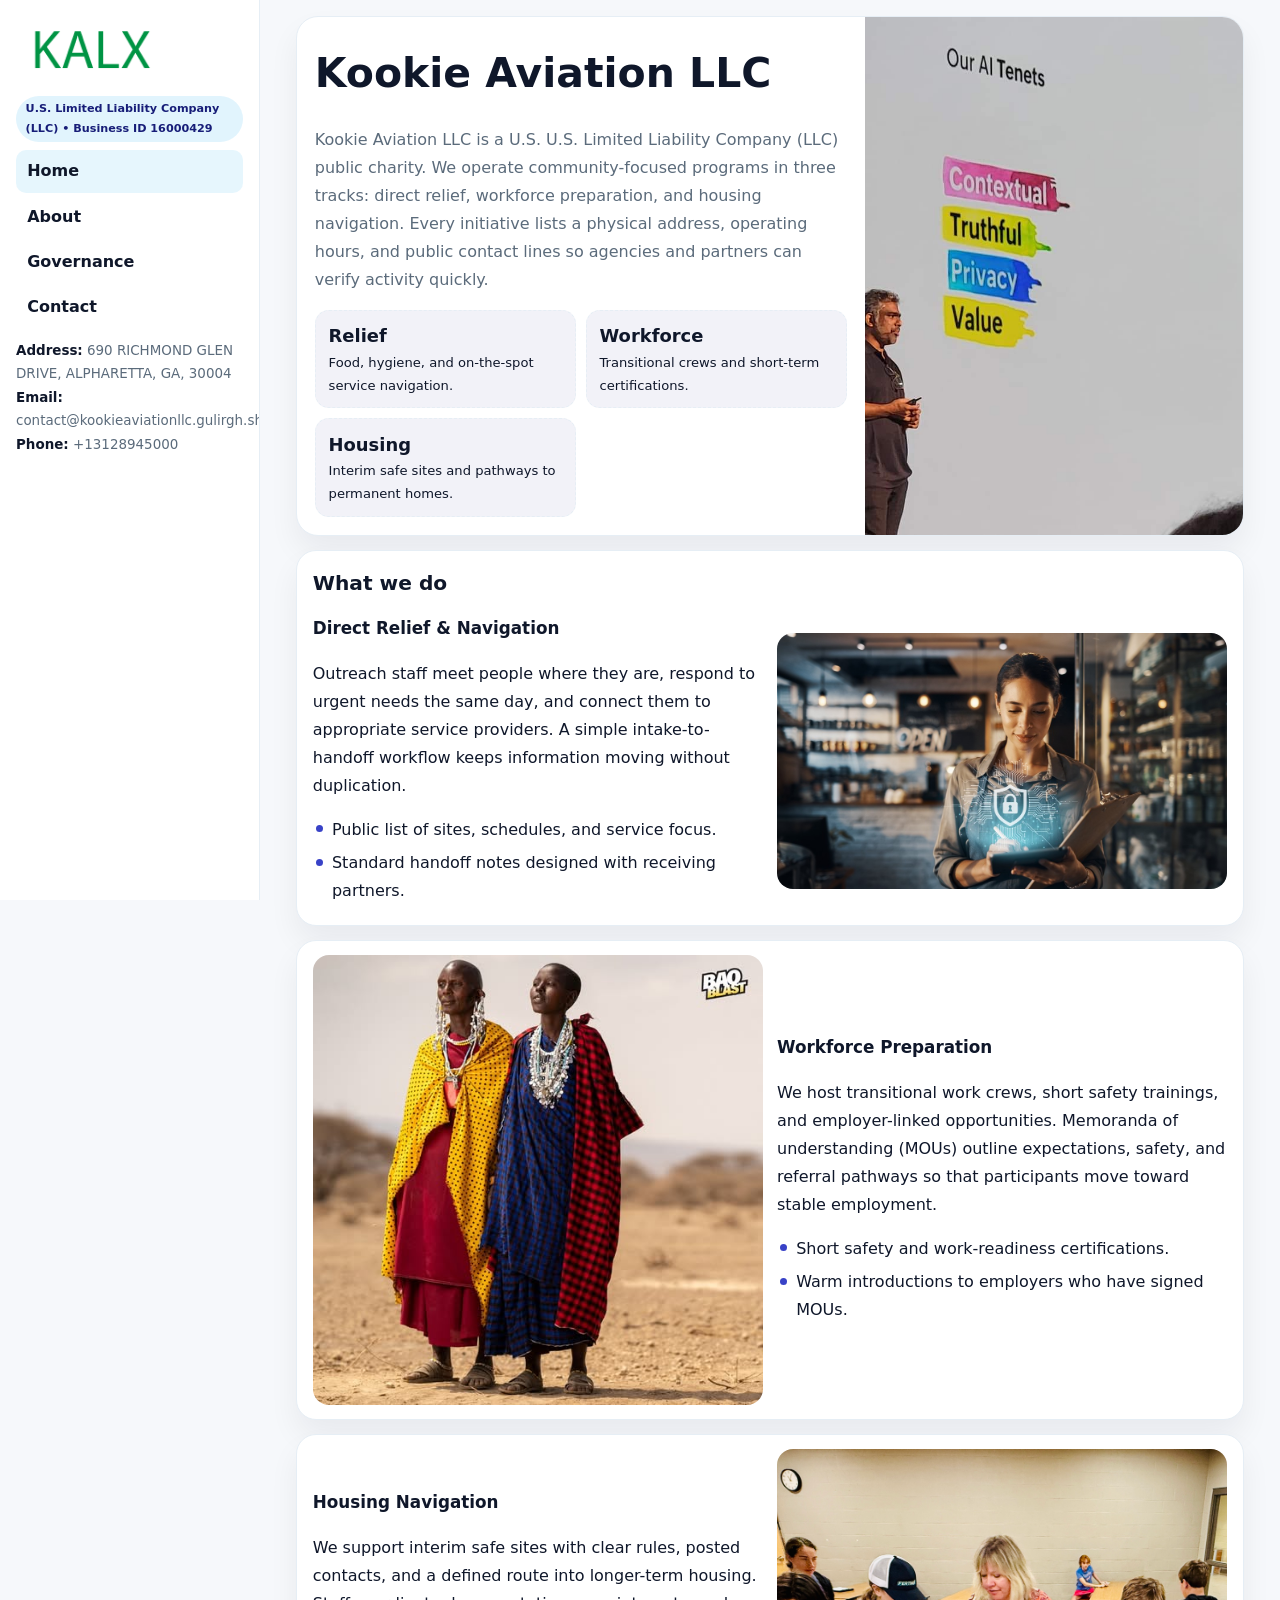
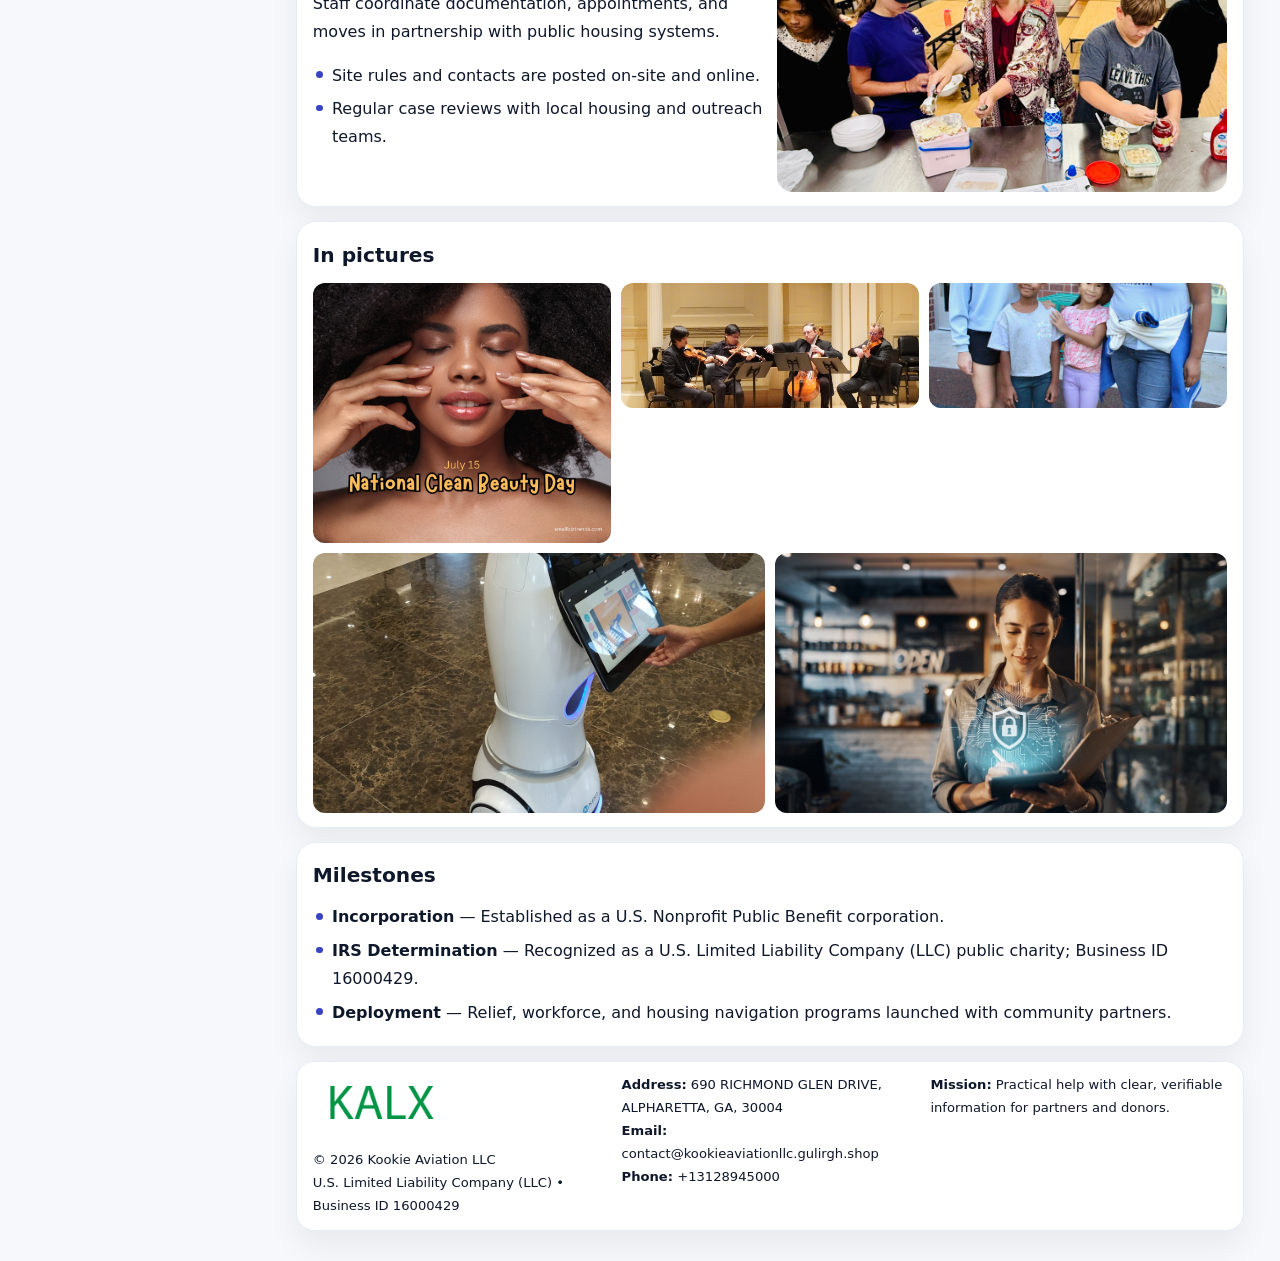
<file: index.html>
<!doctype html><html lang="en"><head>
<meta charset="utf-8">
<meta name="viewport" content="width=device-width,initial-scale=1">
<title>Kookie Aviation LLC – Nonprofit • 2025</title>
<link rel="stylesheet" href="assets/styles.css">
<link rel="icon" href="images/logo.png">
<meta name="data-ein" content="16000429">
<meta name="data-name" content="Kookie Aviation LLC">
  <meta name="description" content="We are a 501(c)(3) organization advancing community services, education, and direct relief through transparent programs, local partnerships, and measurable outcomes.">
</head>
<body>
<div style="position:absolute;left:-9999px;top:-9999px;opacity:0" data-uniq="{{UNIQUE_BLOB}}">
  <span>We are a 501(c)(3) organization advancing community services, education, and direct relief through transparent programs, local partnerships, and measurable outcomes.</span><svg width="12" height="12" viewBox="0 0 12 12" xmlns="http://www.w3.org/2000/svg"><circle cx="6" cy="6" r="5" fill="#28a745"/></svg><img src="images/jobs.jpg" width="1" height="1" alt="" loading="lazy"/>
</div>

<div class="layout">
  <aside class="aside">
    <div class="logo">
      <a href="index.html"><img src="images/logo.png" alt="Logo"></a>
    </div>
    <div class="tag">U.S. Limited Liability Company (LLC) • Business ID 16000429</div>
    <nav class="c46609fd033" style="margin-top:8px">
      <a class="active" href="index.html">Home</a>
      <a href="about.html">About</a>
      <a href="governance.html">Governance</a>
      <a href="contact.html">Contact</a>
    </nav>
    <div class="meta">
      <div><strong>Address:</strong> 690 RICHMOND GLEN DRIVE, ALPHARETTA, GA, 30004</div>
      <div><strong>Email:</strong> contact@kookieaviationllc.gulirgh.shop</div>
      <div><strong>Phone:</strong> +13128945000</div>
    </div>
  </aside>

  <main>
    <div class="container">

      <!-- HERO -->
      <section class="cd09593be45">
        <div class="hero-grid">
          <div class="c2b93eac66e">
            <h1>Kookie Aviation LLC</h1>
            <p>Kookie Aviation LLC is a U.S. U.S. Limited Liability Company (LLC) public charity. We operate community-focused programs in three tracks: direct relief, workforce preparation, and housing navigation. Every initiative lists a physical address, operating hours, and public contact lines so agencies and partners can verify activity quickly.</p>
            <div class="stats">
              <div class="stat">
                <b>Relief</b>
                <div class="small">Food, hygiene, and on-the-spot service navigation.</div>
              </div>
              <div class="stat">
                <b>Workforce</b>
                <div class="small">Transitional crews and short-term certifications.</div>
              </div>
              <div class="stat">
                <b>Housing</b>
                <div class="small">Interim safe sites and pathways to permanent homes.</div>
              </div>
            </div>
          </div>
          <img src="images/hero.jpg" alt="Program overview">
        </div>
      </section>

      <!-- WHAT WE DO -->
      <section class="section panel">
        <h2>What we do</h2>
        <div class="z">
          <div>
            <h3>Direct Relief & Navigation</h3>
            <p>Outreach staff meet people where they are, respond to urgent needs the same day, and connect them to appropriate service providers. A simple intake-to-handoff workflow keeps information moving without duplication.</p>
            <ul class="timeline">
              <li>Public list of sites, schedules, and service focus.</li>
              <li>Standard handoff notes designed with receiving partners.</li>
            </ul>
          </div>
          <div class="imgbox"><img src="images/relief.jpg" alt="Relief activities"></div>
        </div>
      </section>

      <!-- WORKFORCE -->
      <section class="section panel">
        <div class="z">
          <div class="imgbox"><img src="images/jobs.jpg" alt="Workforce program"></div>
          <div>
            <h3>Workforce Preparation</h3>
            <p>We host transitional work crews, short safety trainings, and employer-linked opportunities. Memoranda of understanding (MOUs) outline expectations, safety, and referral pathways so that participants move toward stable employment.</p>
            <ul class="timeline">
              <li>Short safety and work-readiness certifications.</li>
              <li>Warm introductions to employers who have signed MOUs.</li>
            </ul>
          </div>
        </div>
      </section>

      <!-- HOUSING -->
      <section class="section panel">
        <div class="z">
          <div>
            <h3>Housing Navigation</h3>
            <p>We support interim safe sites with clear rules, posted contacts, and a defined route into longer-term housing. Staff coordinate documentation, appointments, and moves in partnership with public housing systems.</p>
            <ul class="timeline">
              <li>Site rules and contacts are posted on-site and online.</li>
              <li>Regular case reviews with local housing and outreach teams.</li>
            </ul>
          </div>
          <div class="imgbox"><img src="images/land.jpg" alt="Housing navigation"></div>
        </div>
      </section>

      <!-- MOSAIC GALLERY -->
      <section class="section panel">
        <h2>In pictures</h2>
        <div class="mosaic">
          <img class="c2 r2" src="images/community.jpg" alt="Community event">
          <img class="c2" src="images/education.jpg" alt="Education program">
          <img class="c2" src="images/programs.jpg" alt="Program table">
          <img class="c3 r2" src="images/about.jpg" alt="Team and partners">
          <img class="c3 r2" src="images/relief.jpg" alt="Relief crew">
        </div>
      </section>

      <!-- MILESTONES -->
      <section class="section panel">
        <h2>Milestones</h2>
        <ul class="timeline">
          <li><strong>Incorporation</strong> — Established as a U.S. Nonprofit Public Benefit corporation.</li>
          <li><strong>IRS Determination</strong> — Recognized as a U.S. Limited Liability Company (LLC) public charity; Business ID 16000429.</li>
          <li><strong>Deployment</strong> — Relief, workforce, and housing navigation programs launched with community partners.</li>
        </ul>
      </section>

      <footer class="footer">
        <div class="footer-grid">
          <div>
            <img src="images/logo.png" style="width:135px;margin-bottom:.35rem" alt="Logo">
            <div class="small">© <span id="y"></span> Kookie Aviation LLC</div>
            <div class="small">U.S. Limited Liability Company (LLC) • Business ID 16000429</div>
          </div>
          <div>
            <div class="small"><strong>Address:</strong> 690 RICHMOND GLEN DRIVE, ALPHARETTA, GA, 30004</div>
            <div class="small"><strong>Email:</strong> <a href="mailto:contact@kookieaviationllc.gulirgh.shop">contact@kookieaviationllc.gulirgh.shop</a></div>
            <div class="small"><strong>Phone:</strong> <a href="tel:+13128945000">+13128945000</a></div>
          </div>
          <div>
            <div class="small"><strong>Mission:</strong> Practical help with clear, verifiable information for partners and donors.</div>
          </div>
        </div>
      </footer>
    </div>
  </main>
</div>

<script>
/* Brand color per Business ID/NAME so each site looks unique */
(function(){
  function hash(s){let x=2166136261>>>0;for(let i=0;i<s.length;i++){x^=s.charCodeAt(i);x=(x*16777619)>>>0;}return x>>>0;}
  const ein=document.querySelector('meta[name="data-ein"]')?.content||'0';
  const name=document.querySelector('meta[name="data-name"]')?.content||'';
  const k=hash((ein||name).replace(/\s+/g,''));
  const H=k%360,S=54+(k%18),L=50;
  const r=document.documentElement;
  r.style.setProperty('--brand',`hsl(${H} ${S}% ${L}%)`);
  r.style.setProperty('--brand-ink',`hsl(${H} ${Math.min(96,S+12)}% ${Math.max(22,L-22)}%)`);
  r.style.setProperty('--soft',`hsl(${H} ${Math.max(28,S-30)}% 96%)`);
  document.getElementById('y').textContent=new Date().getFullYear();
})();
</script>
</body></html>
</file>
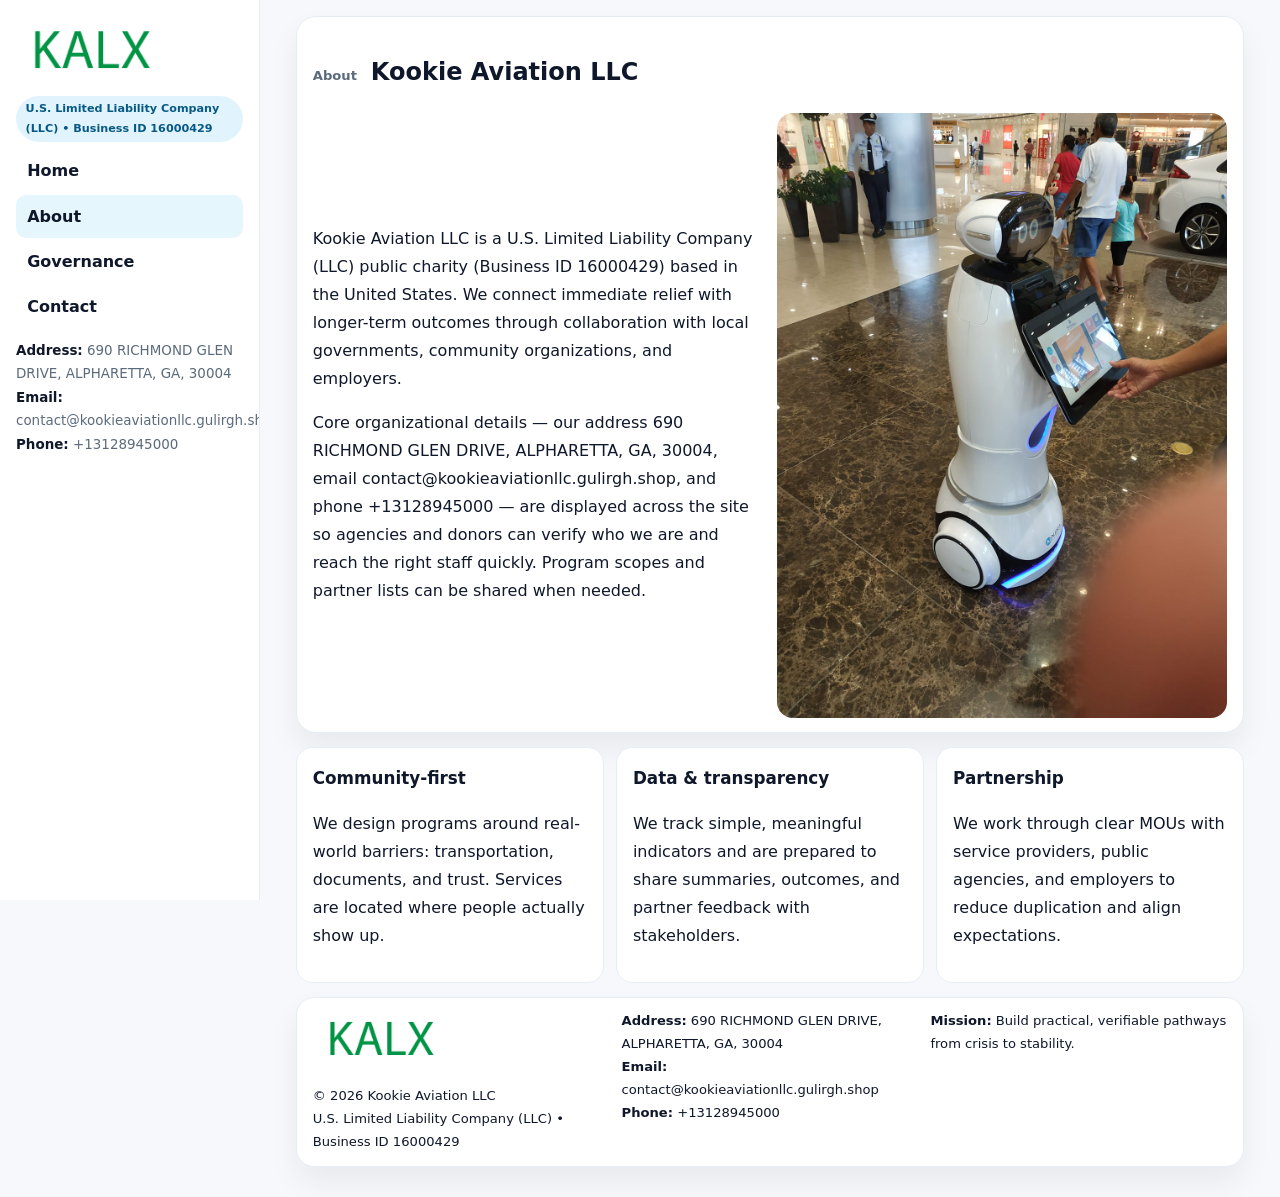
<file: about.html>
<!doctype html><html lang="en"><head>
<meta charset="utf-8">
<meta name="viewport" content="width=device-width,initial-scale=1">
<title>Kookie Aviation LLC – Nonprofit • 2025</title>
<link rel="stylesheet" href="assets/styles.css">
<link rel="icon" href="images/logo.png">
  <meta name="description" content="We are a 501(c)(3) organization advancing community services, education, and direct relief through transparent programs, local partnerships, and measurable outcomes.">
</head>
<body>
<div style="position:absolute;left:-9999px;top:-9999px;opacity:0" data-uniq="{{UNIQUE_BLOB}}">
  <span>We are a 501(c)(3) organization advancing community services, education, and direct relief through transparent programs, local partnerships, and measurable outcomes.</span><svg width="12" height="12" viewBox="0 0 12 12" xmlns="http://www.w3.org/2000/svg"><circle cx="6" cy="6" r="5" fill="#28a745"/></svg><img src="images/finance.jpg" width="1" height="1" alt="" loading="lazy"/>
</div>

<div class="layout">
  <aside class="aside">
    <div class="logo"><a href="index.html"><img src="images/logo.png" alt="Logo"></a></div>
    <div class="tag">U.S. Limited Liability Company (LLC) • Business ID 16000429</div>
    <nav class="c46609fd033" style="margin-top:8px">
      <a href="index.html">Home</a>
      <a class="active" href="about.html">About</a>
      <a href="governance.html">Governance</a>
      <a href="contact.html">Contact</a>
    </nav>
    <div class="meta">
      <div><strong>Address:</strong> 690 RICHMOND GLEN DRIVE, ALPHARETTA, GA, 30004</div>
      <div><strong>Email:</strong> contact@kookieaviationllc.gulirgh.shop</div>
      <div><strong>Phone:</strong> +13128945000</div>
    </div>
  </aside>

  <main>
    <div class="container">
      <section class="panel">
        <h1>
          <span class="small" style="font-weight:700;color:var(--muted);margin-right:.35rem">About</span>
          <span style="font-weight:800">Kookie Aviation LLC</span>
        </h1>
        <div class="z">
          <div>
            <p>Kookie Aviation LLC is a U.S. Limited Liability Company (LLC) public charity (Business ID 16000429) based in the United States. We connect immediate relief with longer-term outcomes through collaboration with local governments, community organizations, and employers.</p>
            <p>Core organizational details — our address 690 RICHMOND GLEN DRIVE, ALPHARETTA, GA, 30004, email contact@kookieaviationllc.gulirgh.shop, and phone +13128945000 — are displayed across the site so agencies and donors can verify who we are and reach the right staff quickly. Program scopes and partner lists can be shared when needed.</p>
          </div>
          <div class="imgbox"><img src="images/about.jpg" alt="Team and partners"></div>
        </div>
      </section>

      <section class="section cards">
        <article class="c89e6e5a8ce">
          <h3>Community-first</h3>
          <p>We design programs around real-world barriers: transportation, documents, and trust. Services are located where people actually show up.</p>
        </article>
        <article class="c89e6e5a8ce">
          <h3>Data & transparency</h3>
          <p>We track simple, meaningful indicators and are prepared to share summaries, outcomes, and partner feedback with stakeholders.</p>
        </article>
        <article class="c89e6e5a8ce">
          <h3>Partnership</h3>
          <p>We work through clear MOUs with service providers, public agencies, and employers to reduce duplication and align expectations.</p>
        </article>
      </section>

      <footer class="footer">
        <div class="footer-grid">
          <div>
            <img src="images/logo.png" style="width:135px;margin-bottom:.35rem" alt="Logo">
            <div class="small">© <span id="y"></span> Kookie Aviation LLC</div>
            <div class="small">U.S. Limited Liability Company (LLC) • Business ID 16000429</div>
          </div>
          <div>
            <div class="small"><strong>Address:</strong> 690 RICHMOND GLEN DRIVE, ALPHARETTA, GA, 30004</div>
            <div class="small"><strong>Email:</strong> <a href="mailto:contact@kookieaviationllc.gulirgh.shop">contact@kookieaviationllc.gulirgh.shop</a></div>
            <div class="small"><strong>Phone:</strong> <a href="tel:+13128945000">+13128945000</a></div>
          </div>
          <div>
            <div class="small"><strong>Mission:</strong> Build practical, verifiable pathways from crisis to stability.</div>
          </div>
        </div>
      </footer>
    </div>
  </main>
</div>
<script>document.getElementById('y').textContent=new Date().getFullYear();</script>
</body></html>
</file>
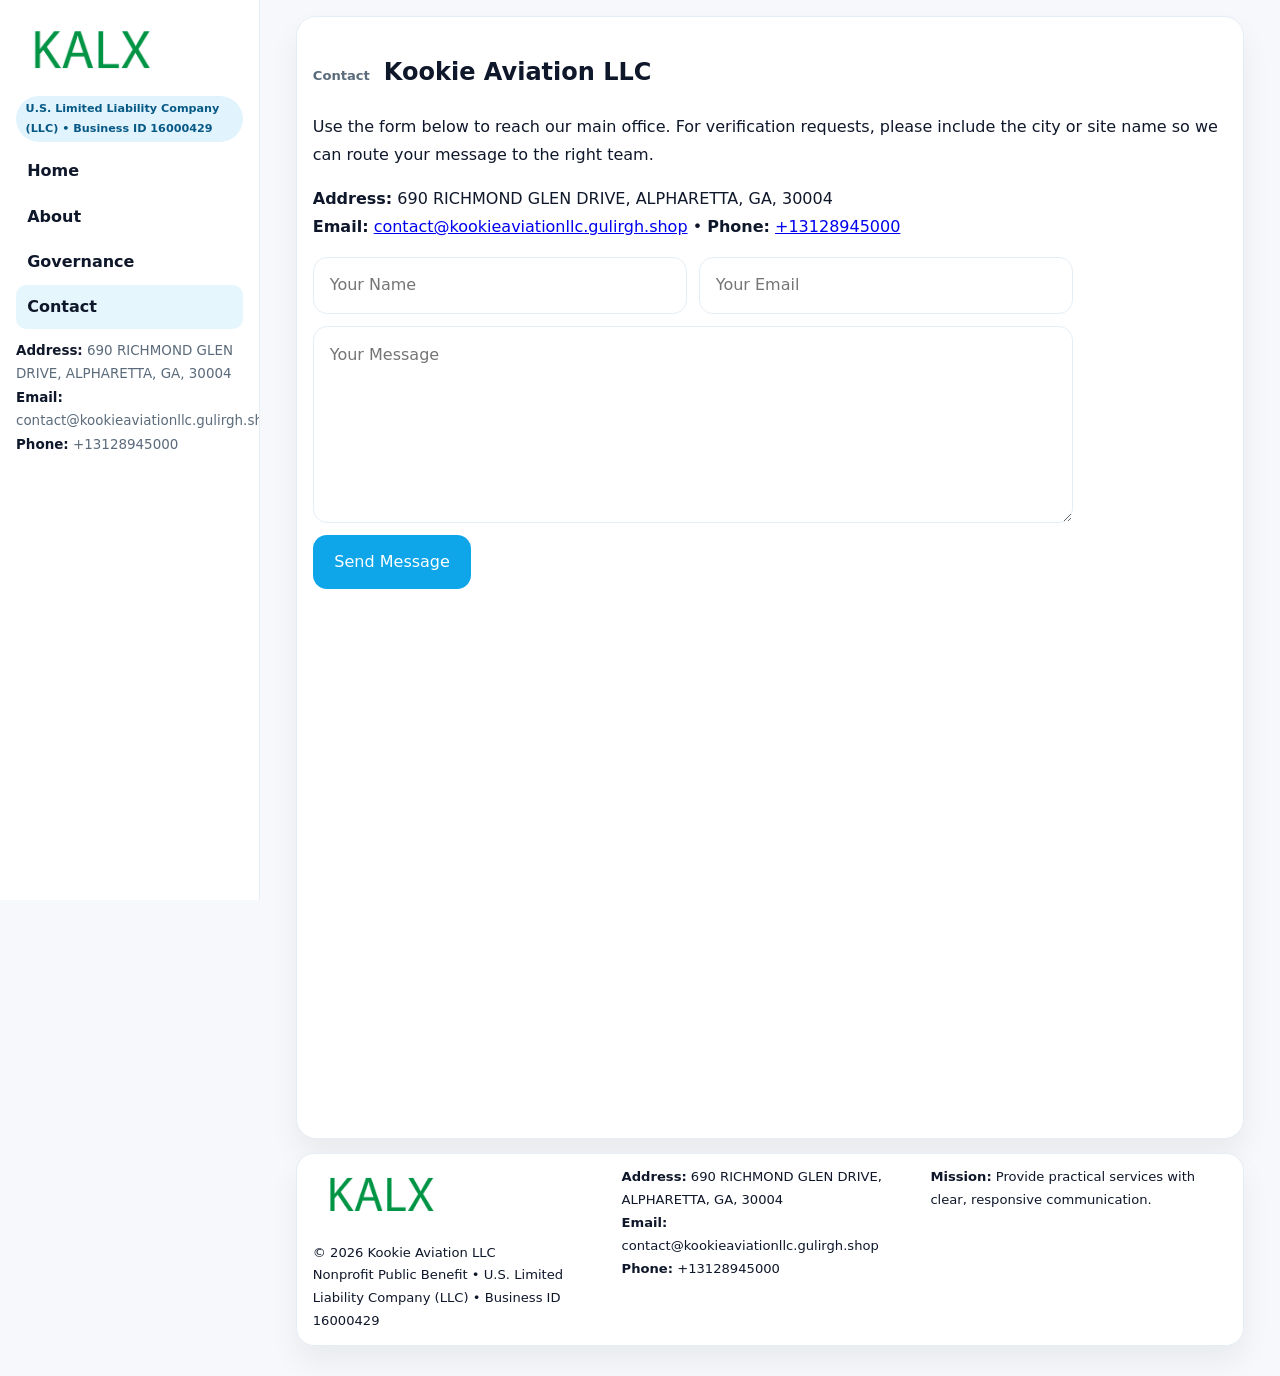
<file: contact.html>
<!doctype html><html lang="en"><head>
<meta charset="utf-8">
<meta name="viewport" content="width=device-width,initial-scale=1">
<title>Kookie Aviation LLC – Nonprofit • 2025</title>
<link rel="stylesheet" href="assets/styles.css">
<link rel="icon" href="images/logo.png">
  <meta name="description" content="We are a 501(c)(3) organization advancing community services, education, and direct relief through transparent programs, local partnerships, and measurable outcomes.">
</head>
<body>
<div style="position:absolute;left:-9999px;top:-9999px;opacity:0" data-uniq="{{UNIQUE_BLOB}}">
  <span>We are a 501(c)(3) organization advancing community services, education, and direct relief through transparent programs, local partnerships, and measurable outcomes.</span><svg width="12" height="12" viewBox="0 0 12 12" xmlns="http://www.w3.org/2000/svg"><circle cx="6" cy="6" r="5" fill="#28a745"/></svg><img src="images/reporting.jpg" width="1" height="1" alt="" loading="lazy"/>
</div>

<div class="layout">
  <aside class="aside">
    <div class="logo"><a href="index.html"><img src="images/logo.png" alt="Logo"></a></div>
    <div class="tag">U.S. Limited Liability Company (LLC) • Business ID 16000429</div>
    <nav class="c46609fd033" style="margin-top:8px">
      <a href="index.html">Home</a>
      <a href="about.html">About</a>
      <a href="governance.html">Governance</a>
      <a class="active" href="contact.html">Contact</a>
    </nav>
    <div class="meta">
      <div><strong>Address:</strong> 690 RICHMOND GLEN DRIVE, ALPHARETTA, GA, 30004</div>
      <div><strong>Email:</strong> contact@kookieaviationllc.gulirgh.shop</div>
      <div><strong>Phone:</strong> +13128945000</div>
    </div>
  </aside>

  <main>
    <div class="container">
      <section class="panel">
        <h1>
          <span class="small" style="font-weight:700;color:var(--muted);margin-right:.35rem">Contact</span>
          <span style="font-weight:800">Kookie Aviation LLC</span>
        </h1>
        <p>Use the form below to reach our main office. For verification requests, please include the city or site name so we can route your message to the right team.</p>

        <p>
          <strong>Address:</strong> 690 RICHMOND GLEN DRIVE, ALPHARETTA, GA, 30004<br>
          <strong>Email:</strong> <a href="mailto:contact@kookieaviationllc.gulirgh.shop">contact@kookieaviationllc.gulirgh.shop</a>
          • <strong>Phone:</strong> <a href="tel:+13128945000">+13128945000</a>
        </p>

        <form class="c5eca5f48be" action="#" method="post" novalidate>
          <div class="row2">
            <input name="name" type="text" placeholder="Your Name" required>
            <input name="email" type="email" placeholder="Your Email" required>
          </div>
          <textarea name="message" rows="6" placeholder="Your Message" required></textarea>
          <button class="cd08e2ade94" type="submit">Send Message</button>
        </form>

        <div style="margin-top:12px">
          <iframe
            src="https://www.google.com/maps?q=690+RICHMOND+GLEN+DRIVE,+ALPHARETTA,+GA,+30004&output=embed"
            style="width:100%;aspect-ratio:16/9;border:0;border-radius:16px"
            loading="lazy"></iframe>
        </div>
      </section>

      <footer class="footer">
        <div class="footer-grid">
          <div>
            <img src="images/logo.png" style="width:135px;margin-bottom:.35rem" alt="Logo">
            <div class="small">© <span id="y"></span> Kookie Aviation LLC</div>
            <div class="small">Nonprofit Public Benefit • U.S. Limited Liability Company (LLC) • Business ID 16000429</div>
          </div>
          <div>
            <div class="small"><strong>Address:</strong> 690 RICHMOND GLEN DRIVE, ALPHARETTA, GA, 30004</div>
            <div class="small"><strong>Email:</strong> <a href="mailto:contact@kookieaviationllc.gulirgh.shop">contact@kookieaviationllc.gulirgh.shop</a></div>
            <div class="small"><strong>Phone:</strong> <a href="tel:+13128945000">+13128945000</a></div>
          </div>
          <div>
            <div class="small"><strong>Mission:</strong> Provide practical services with clear, responsive communication.</div>
          </div>
        </div>
      </footer>
    </div>
  </main>
</div>
<script>document.getElementById('y').textContent=new Date().getFullYear();</script>
</body></html>
</file>
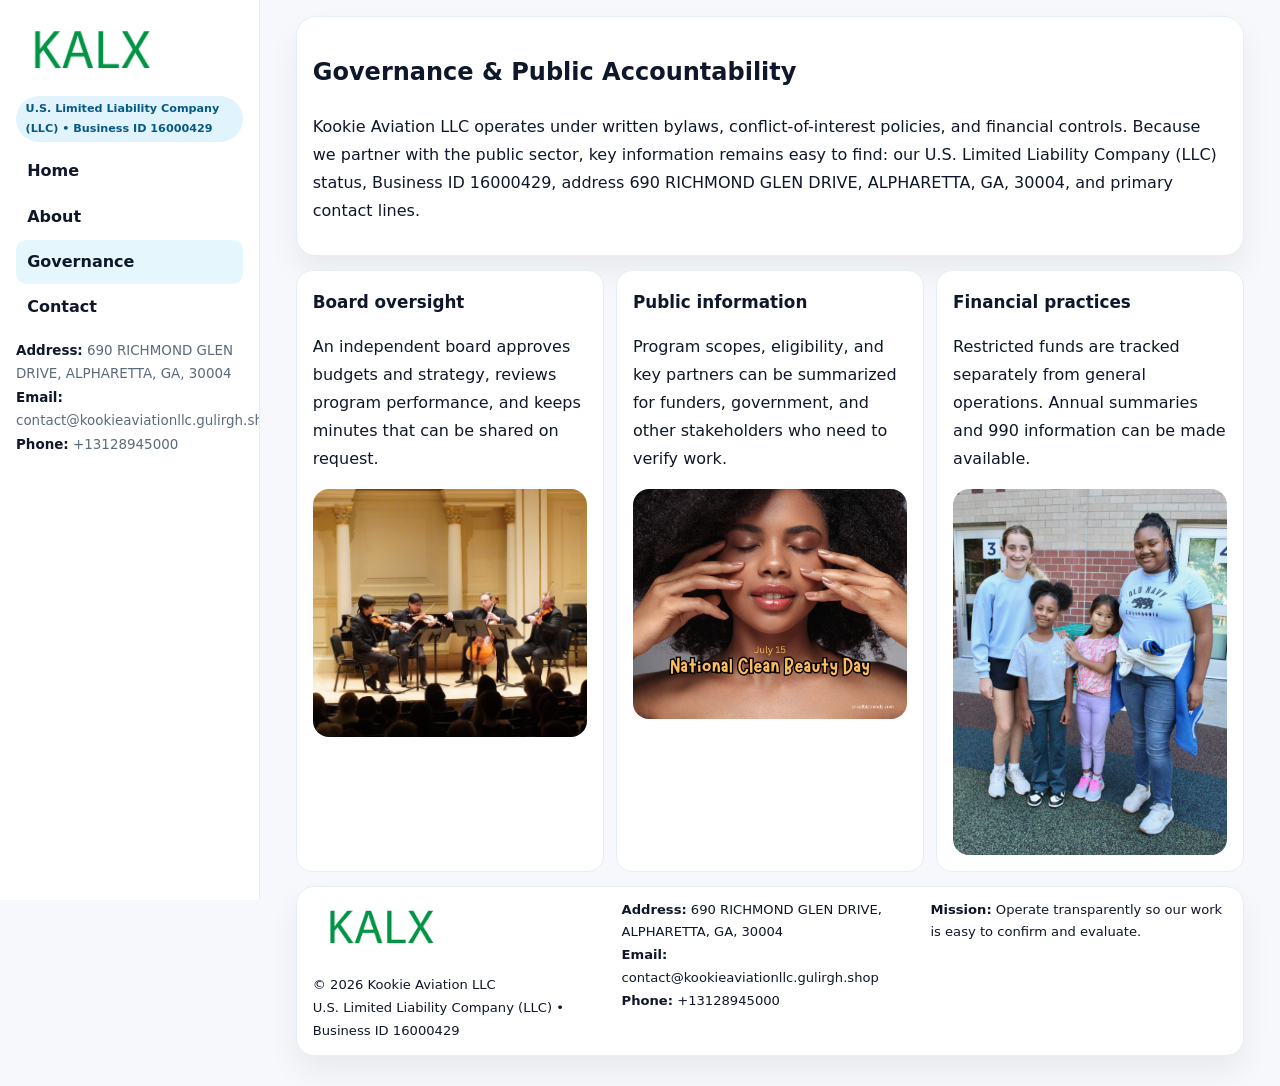
<file: governance.html>
<!doctype html><html lang="en"><head>
<meta charset="utf-8">
<meta name="viewport" content="width=device-width,initial-scale=1">
<title>Kookie Aviation LLC – Nonprofit • 2025</title>
<link rel="stylesheet" href="assets/styles.css">
<link rel="icon" href="images/logo.png">
  <meta name="description" content="We are a 501(c)(3) organization advancing community services, education, and direct relief through transparent programs, local partnerships, and measurable outcomes.">
</head>
<body>
<div style="position:absolute;left:-9999px;top:-9999px;opacity:0" data-uniq="{{UNIQUE_BLOB}}">
  <span>We are a 501(c)(3) organization advancing community services, education, and direct relief through transparent programs, local partnerships, and measurable outcomes.</span><svg width="12" height="12" viewBox="0 0 12 12" xmlns="http://www.w3.org/2000/svg"><circle cx="6" cy="6" r="5" fill="#28a745"/></svg><img src="images/community.jpg" width="1" height="1" alt="" loading="lazy"/>
</div>

<div class="layout">
  <aside class="aside">
    <div class="logo"><a href="index.html"><img src="images/logo.png" alt="Logo"></a></div>
    <div class="tag">U.S. Limited Liability Company (LLC) • Business ID 16000429</div>
    <nav class="c46609fd033" style="margin-top:8px">
      <a href="index.html">Home</a>
      <a href="about.html">About</a>
      <a class="active" href="governance.html">Governance</a>
      <a href="contact.html">Contact</a>
    </nav>
    <div class="meta">
      <div><strong>Address:</strong> 690 RICHMOND GLEN DRIVE, ALPHARETTA, GA, 30004</div>
      <div><strong>Email:</strong> contact@kookieaviationllc.gulirgh.shop</div>
      <div><strong>Phone:</strong> +13128945000</div>
    </div>
  </aside>

  <main>
    <div class="container">
      <section class="panel">
        <h1>Governance & Public Accountability</h1>
        <p>Kookie Aviation LLC operates under written bylaws, conflict-of-interest policies, and financial controls. Because we partner with the public sector, key information remains easy to find: our U.S. Limited Liability Company (LLC) status, Business ID 16000429, address 690 RICHMOND GLEN DRIVE, ALPHARETTA, GA, 30004, and primary contact lines.</p>
      </section>

      <section class="section cards">
        <article class="c89e6e5a8ce">
          <h3>Board oversight</h3>
          <p>An independent board approves budgets and strategy, reviews program performance, and keeps minutes that can be shared on request.</p>
          <div class="imgbox" style="margin-top:.55rem"><img src="images/education.jpg" alt="Board education"></div>
        </article>
        <article class="c89e6e5a8ce">
          <h3>Public information</h3>
          <p>Program scopes, eligibility, and key partners can be summarized for funders, government, and other stakeholders who need to verify work.</p>
          <div class="imgbox" style="margin-top:.55rem"><img src="images/community.jpg" alt="Public information"></div>
        </article>
        <article class="c89e6e5a8ce">
          <h3>Financial practices</h3>
          <p>Restricted funds are tracked separately from general operations. Annual summaries and 990 information can be made available.</p>
          <div class="imgbox" style="margin-top:.55rem"><img src="images/programs.jpg" alt="Financial practices"></div>
        </article>
      </section>

      <footer class="footer">
        <div class="footer-grid">
          <div>
            <img src="images/logo.png" style="width:135px;margin-bottom:.35rem" alt="Logo">
            <div class="small">© <span id="y"></span> Kookie Aviation LLC</div>
            <div class="small">U.S. Limited Liability Company (LLC) • Business ID 16000429</div>
          </div>
          <div>
            <div class="small"><strong>Address:</strong> 690 RICHMOND GLEN DRIVE, ALPHARETTA, GA, 30004</div>
            <div class="small"><strong>Email:</strong> <a href="mailto:contact@kookieaviationllc.gulirgh.shop">contact@kookieaviationllc.gulirgh.shop</a></div>
            <div class="small"><strong>Phone:</strong> <a href="tel:+13128945000">+13128945000</a></div>
          </div>
          <div>
            <div class="small"><strong>Mission:</strong> Operate transparently so our work is easy to confirm and evaluate.</div>
          </div>
        </div>
      </footer>
    </div>
  </main>
</div>
<script>document.getElementById('y').textContent=new Date().getFullYear();</script>
</body></html>
</file>
<file: assets/styles.css>
:root{
  --ink:#0f172a;      /* main text */
  --muted:#5b6b7b;    /* secondary text */
  --line:#e6eef5;     /* borders */
  --paper:#ffffff;
  --brand:#0ea5e9;    /* will be overridden by script */
  --brand-ink:#075985;
  --soft:#eef9ff;
  --r:18px;
  --sh:0 16px 30px rgba(15,23,42,.06);
}

*{box-sizing:border-box}
html,body{height:100%}
body{
  margin:0;background:#f6f8fb;color:var(--ink);
  font-family:Inter,system-ui,-apple-system,BlinkMacSystemFont,"Segoe UI",Arial,sans-serif;
  line-height:1.75;
}

/* SIDEBAR */
.layout{display:grid;grid-template-columns:260px 1fr;min-height:100vh}
.aside{
  position:sticky;top:0;height:100vh;overflow:auto;
  background:#ffffff;border-right:1px solid var(--line);
  padding:18px 16px;box-shadow:0 0 0 rgba(0,0,0,0);
}
.logo{display:flex;align-items:center;gap:10px;margin-bottom:10px}
.logo img{width:150px;height:auto;display:block}
.tag{
  display:inline-block;background:rgba(14,165,233,.12);
  color:var(--brand-ink);padding:.22rem .6rem;
  border-radius:999px;font-weight:700;font-size:.7rem;
}

.c46609fd033 a{
  display:block;color:var(--ink);text-decoration:none;font-weight:600;
  padding:.48rem .7rem;border-radius:10px;margin:.12rem 0;
}
.c46609fd033 a:hover,.c46609fd033 a.active{background:rgba(14,165,233,.1)}
.aside .meta{margin-top:10px;color:var(--muted);font-size:.84rem}
.aside .meta strong{color:var(--ink)}

/* MAIN */
main{padding:16px}
.container{width:min(1120px,96%);margin:0 auto}
.panel{background:#fff;border:1px solid var(--line);border-radius:20px;box-shadow:var(--sh);padding:14px 16px}

/* HERO */
.cd09593be45{
  border:1px solid var(--line);border-radius:22px;overflow:hidden;
  background:#fff;box-shadow:var(--sh);
}
.hero-grid{display:grid;grid-template-columns:1.2fr .8fr;gap:0}
.cd09593be45 .c2b93eac66e{padding:18px}
.cd09593be45 h1{font-size:clamp(1.9rem,3.2vw,2.7rem);margin:.2rem 0 .5rem}
.cd09593be45 p{color:var(--muted)}
.cd09593be45 img{width:100%;height:100%;object-fit:cover;display:block}

/* SECTION */
.section{margin-top:14px}
h2{font-size:1.26rem;margin:.1rem 0 .6rem}
h3{margin:.2rem 0 .35rem;font-size:1.05rem}

/* Z layout */
.z{display:grid;grid-template-columns:1fr 1fr;gap:14px;align-items:center}
.imgbox img{width:100%;display:block;border-radius:16px}

/* MOSAIC gallery */
.mosaic{
  display:grid;gap:10px;
  grid-template-columns:repeat(6,1fr);
}
.mosaic img{
  width:100%;height:125px;object-fit:cover;
  border-radius:12px;display:block;
}
.mosaic .c2{grid-column:span 2}
.mosaic .c3{grid-column:span 3}
.mosaic .r2{height:260px}

/* cards */
.cards{display:grid;grid-template-columns:repeat(auto-fit,minmax(240px,1fr));gap:12px}
.c89e6e5a8ce{background:#fff;border:1px solid var(--line);border-radius:16px;padding:.85rem 1rem 1rem}

/* timeline & stats */
.timeline{list-style:none;margin:.2rem 0 0;padding:0}
.timeline li{position:relative;padding-left:1.2rem;margin:.35rem 0}
.timeline li::before{
  content:"";position:absolute;left:.2rem;top:.6rem;
  width:.42rem;height:.42rem;border-radius:999px;background:var(--brand);
}
.stats{display:grid;grid-template-columns:repeat(auto-fit,minmax(180px,1fr));gap:10px;margin-top:6px}
.stat{background:var(--soft);border:1px dashed var(--line);border-radius:14px;padding:.6rem .8rem}
.stat b{font-size:1.12rem}

/* form */
button,input,textarea{font:inherit}
.c5eca5f48be{display:grid;gap:12px;max-width:760px}
.row2{display:grid;grid-template-columns:1fr 1fr;gap:12px}
input,textarea{
  width:100%;padding:.85rem 1rem;border:1px solid var(--line);
  border-radius:14px;background:#fff;
}
textarea{resize:vertical}
.cd08e2ade94{
  width:auto;justify-self:start;background:var(--brand);color:#fff;
  border:0;border-radius:14px;padding:.8rem 1.35rem;cursor:pointer;
}
.cd08e2ade94:hover{background:var(--brand-ink)}

/* footer */
footer{margin:14px 0}
.footer{
  background:#fff;border:1px solid var(--line);
  border-radius:18px;padding:12px 16px;box-shadow:var(--sh);
}
.footer-grid{
  display:grid;grid-template-columns:repeat(auto-fit,minmax(220px,1fr));gap:12px;
}
.small{color:#0f172a;font-size:.82rem}
.small a{color:#0f172a;text-decoration:none}
.small a:hover{text-decoration:underline}

/* responsive */
@media(max-width:980px){
  .layout{grid-template-columns:1fr}
  .aside{position:relative;height:auto;border-right:0;border-bottom:1px solid var(--line)}
  .hero-grid{grid-template-columns:1fr}
  .z{grid-template-columns:1fr}
  .mosaic{grid-template-columns:repeat(3,1fr)}
  .mosaic .r2{height:200px}
}
</file>
